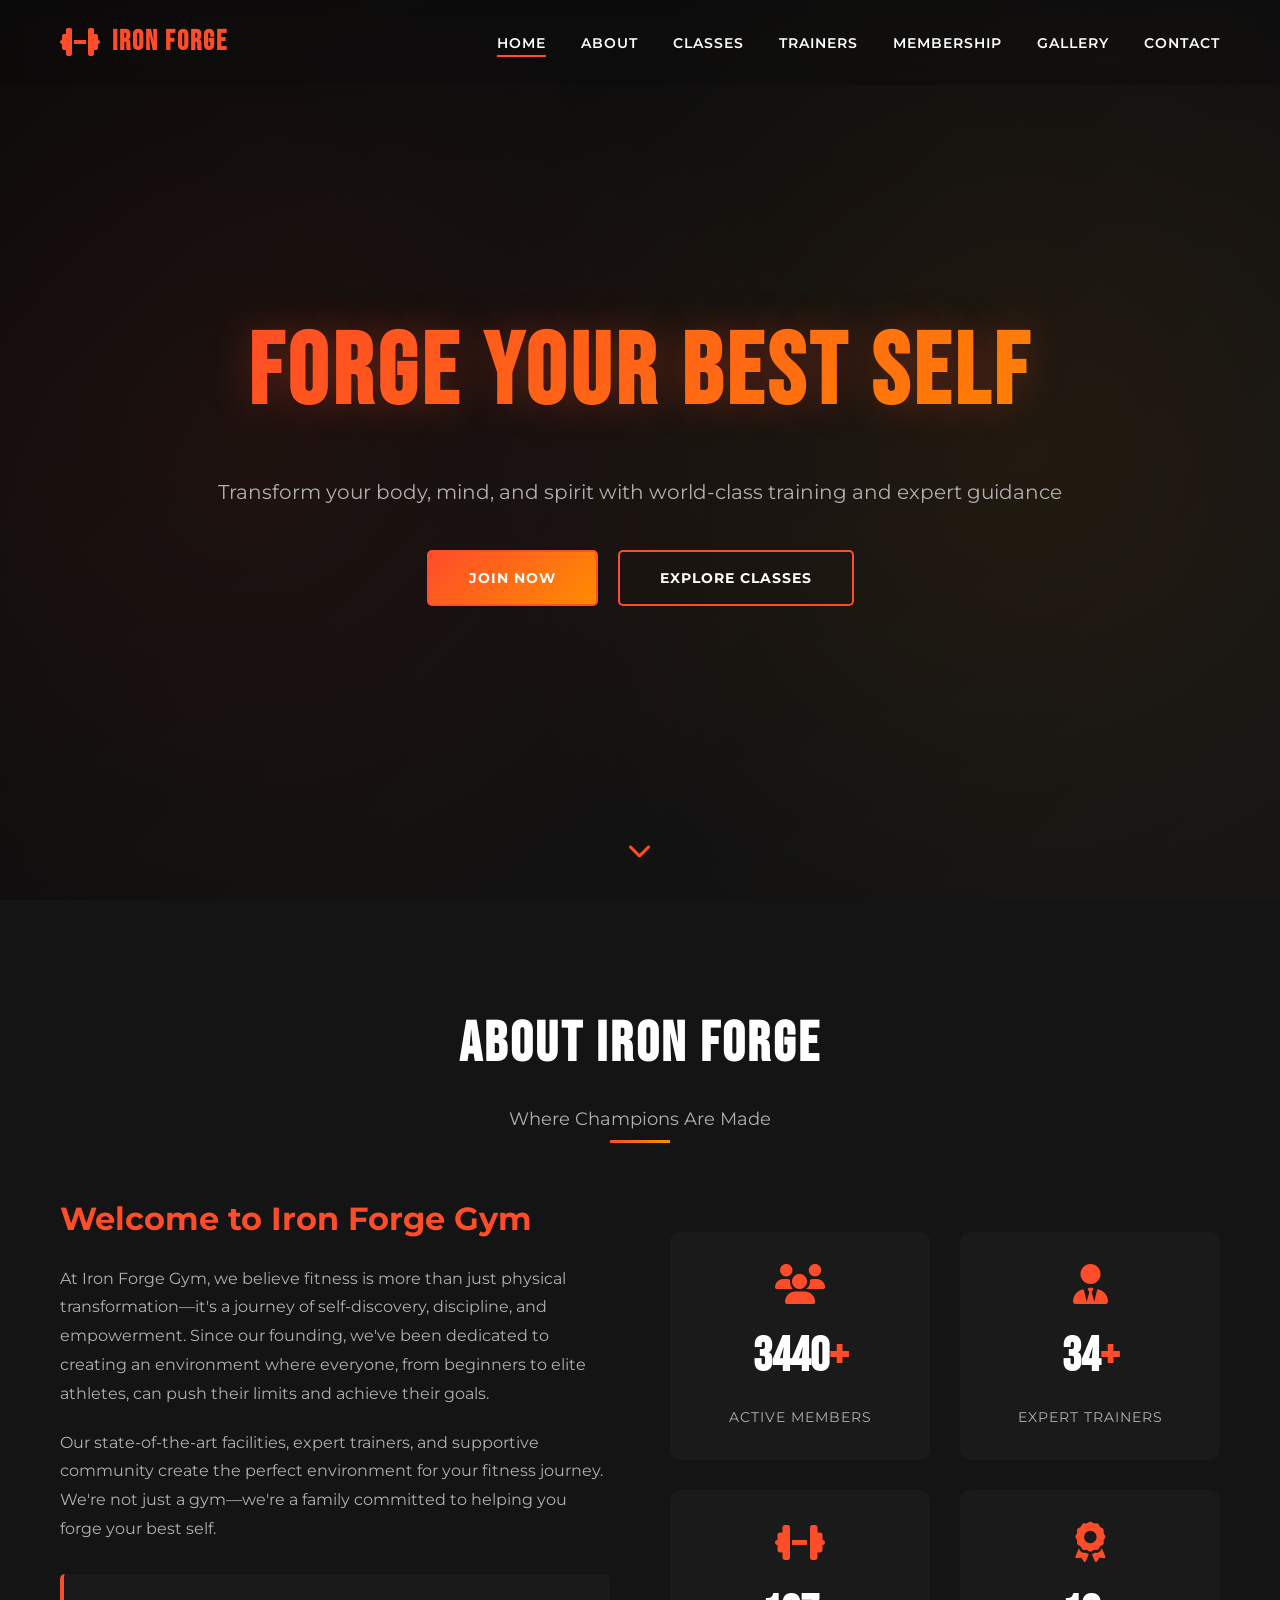
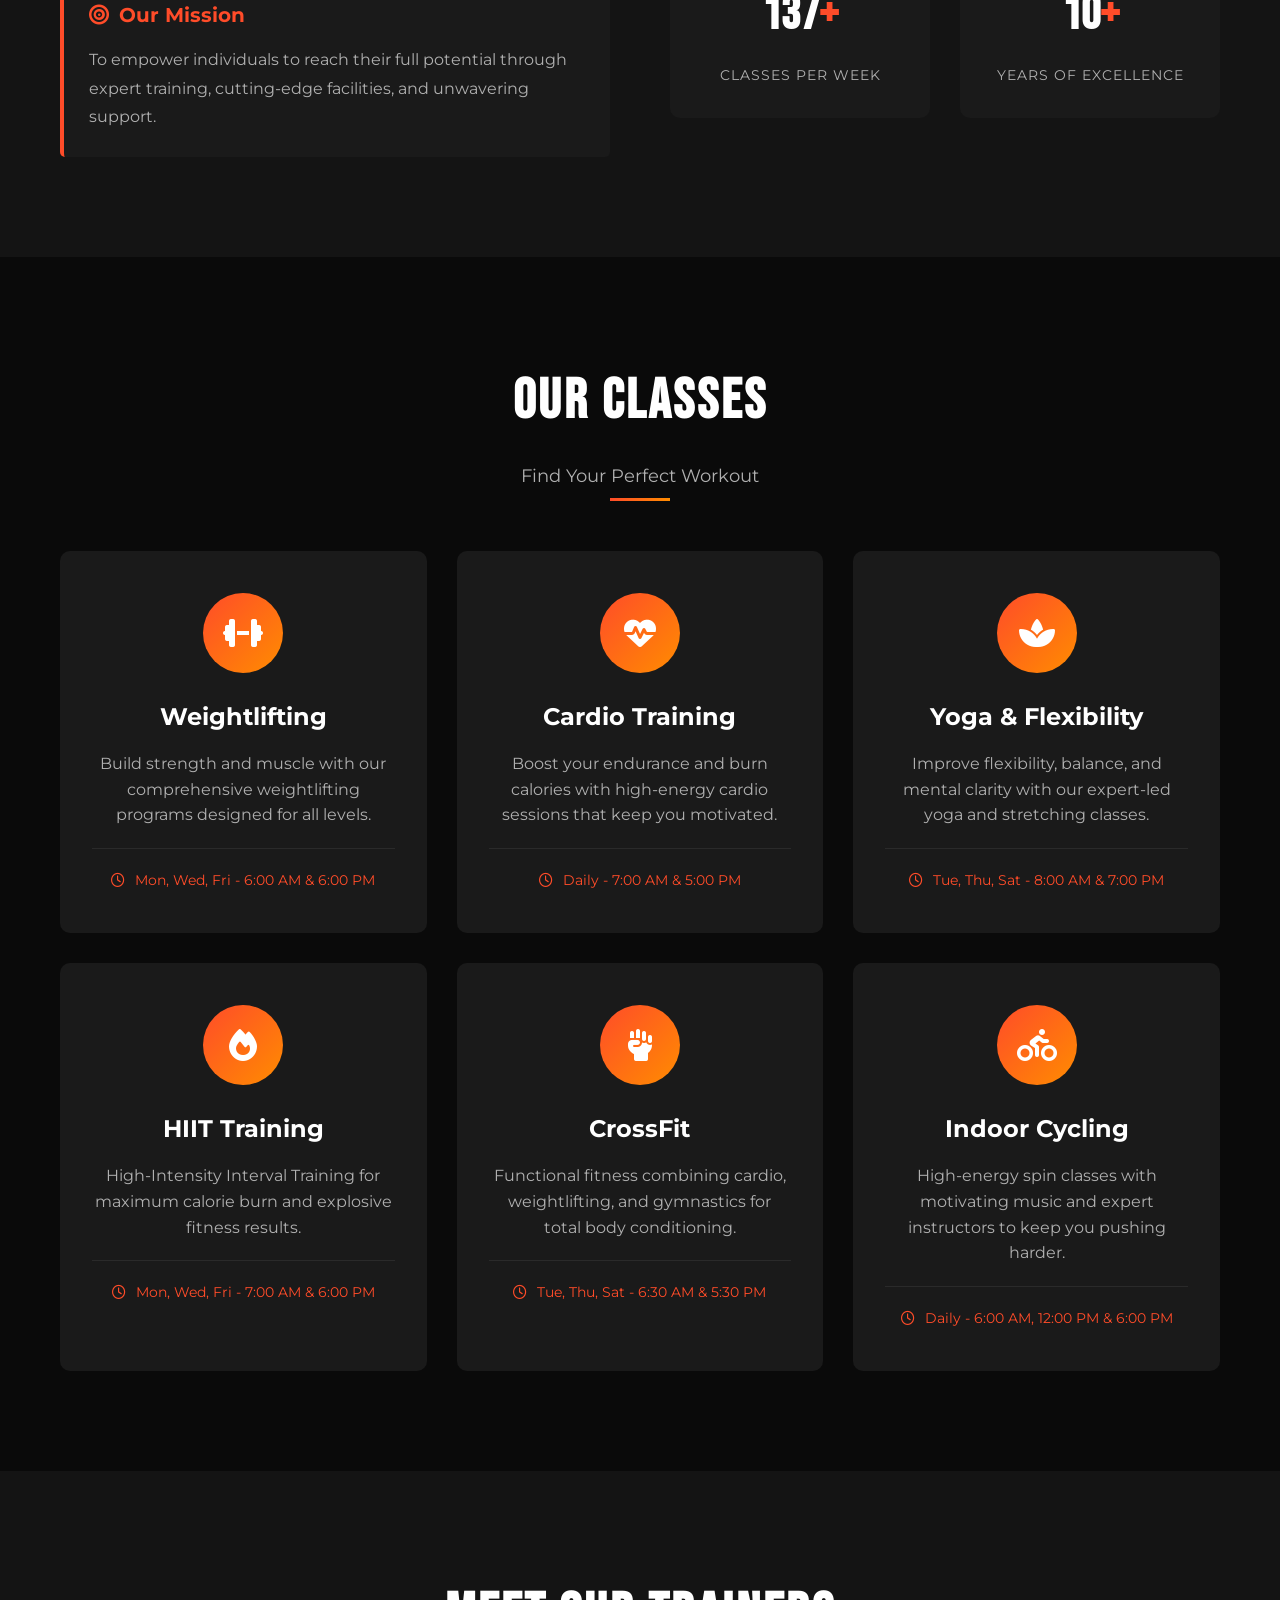
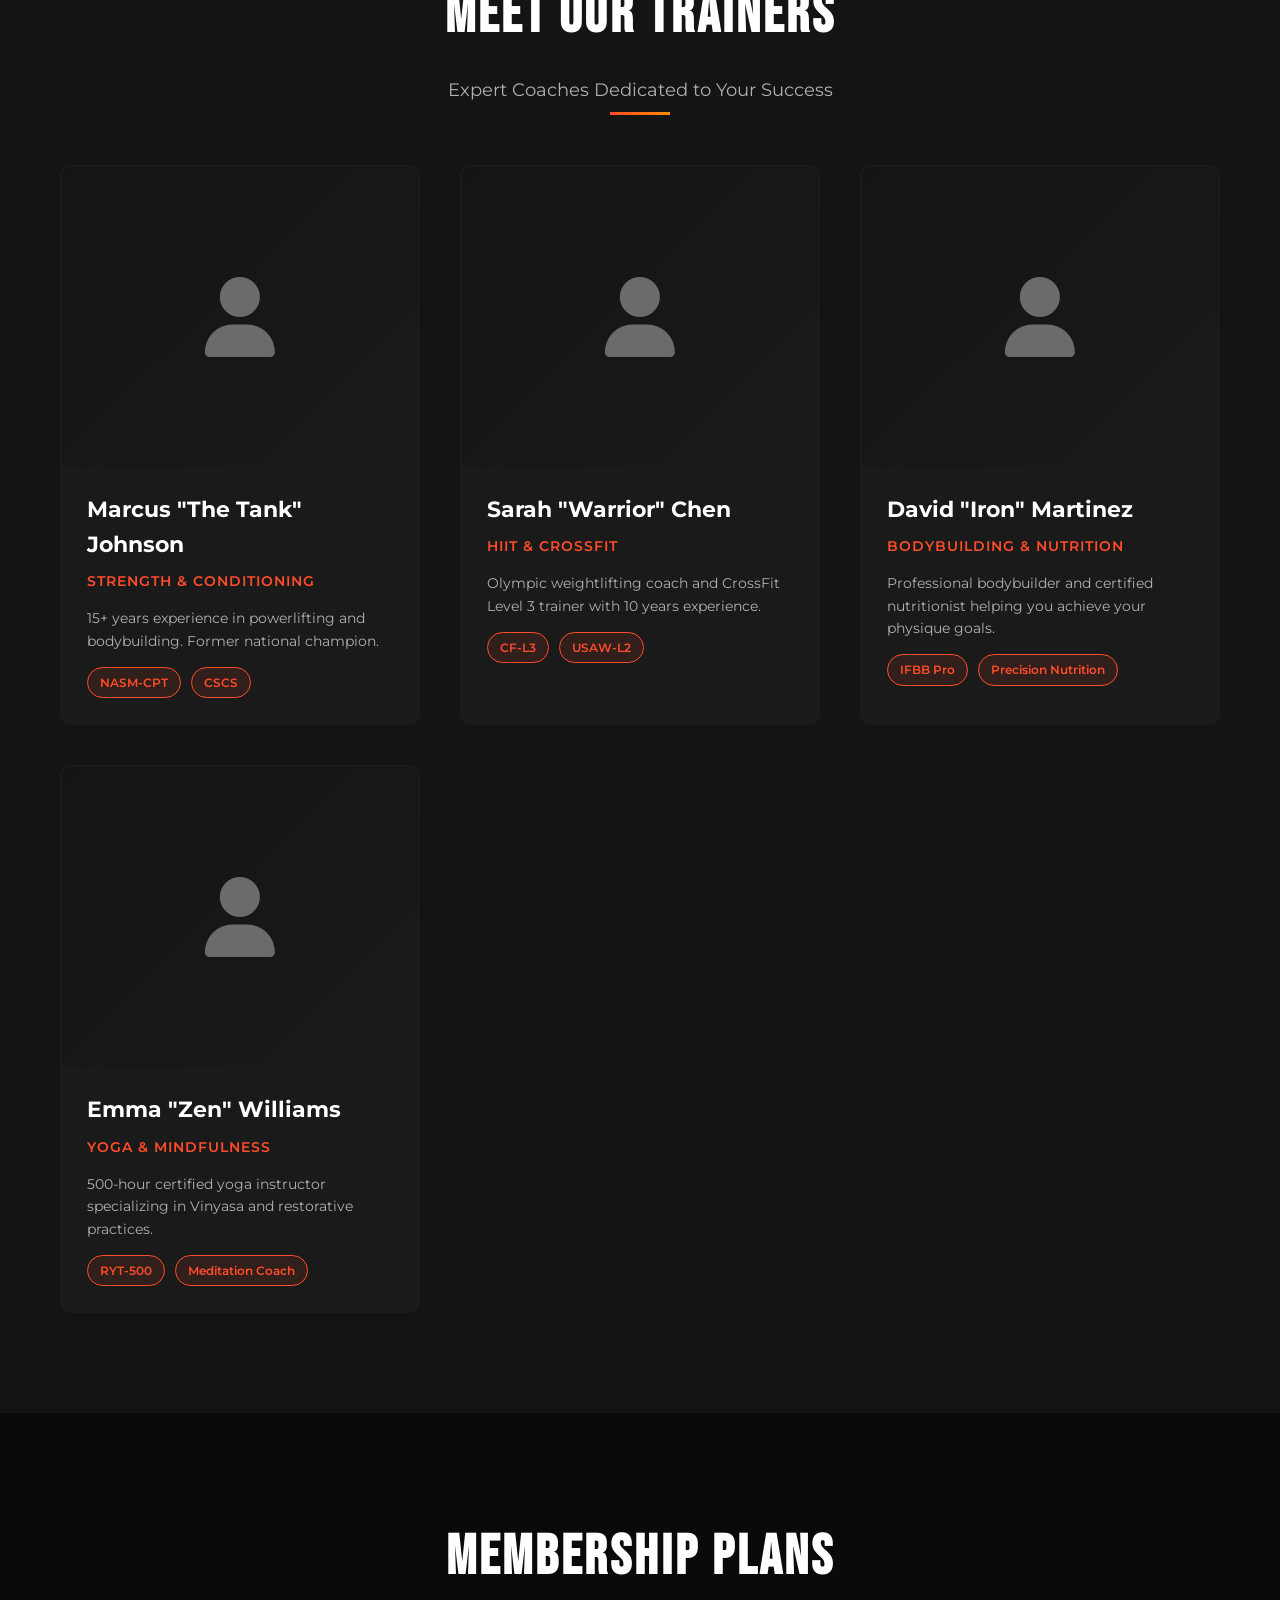
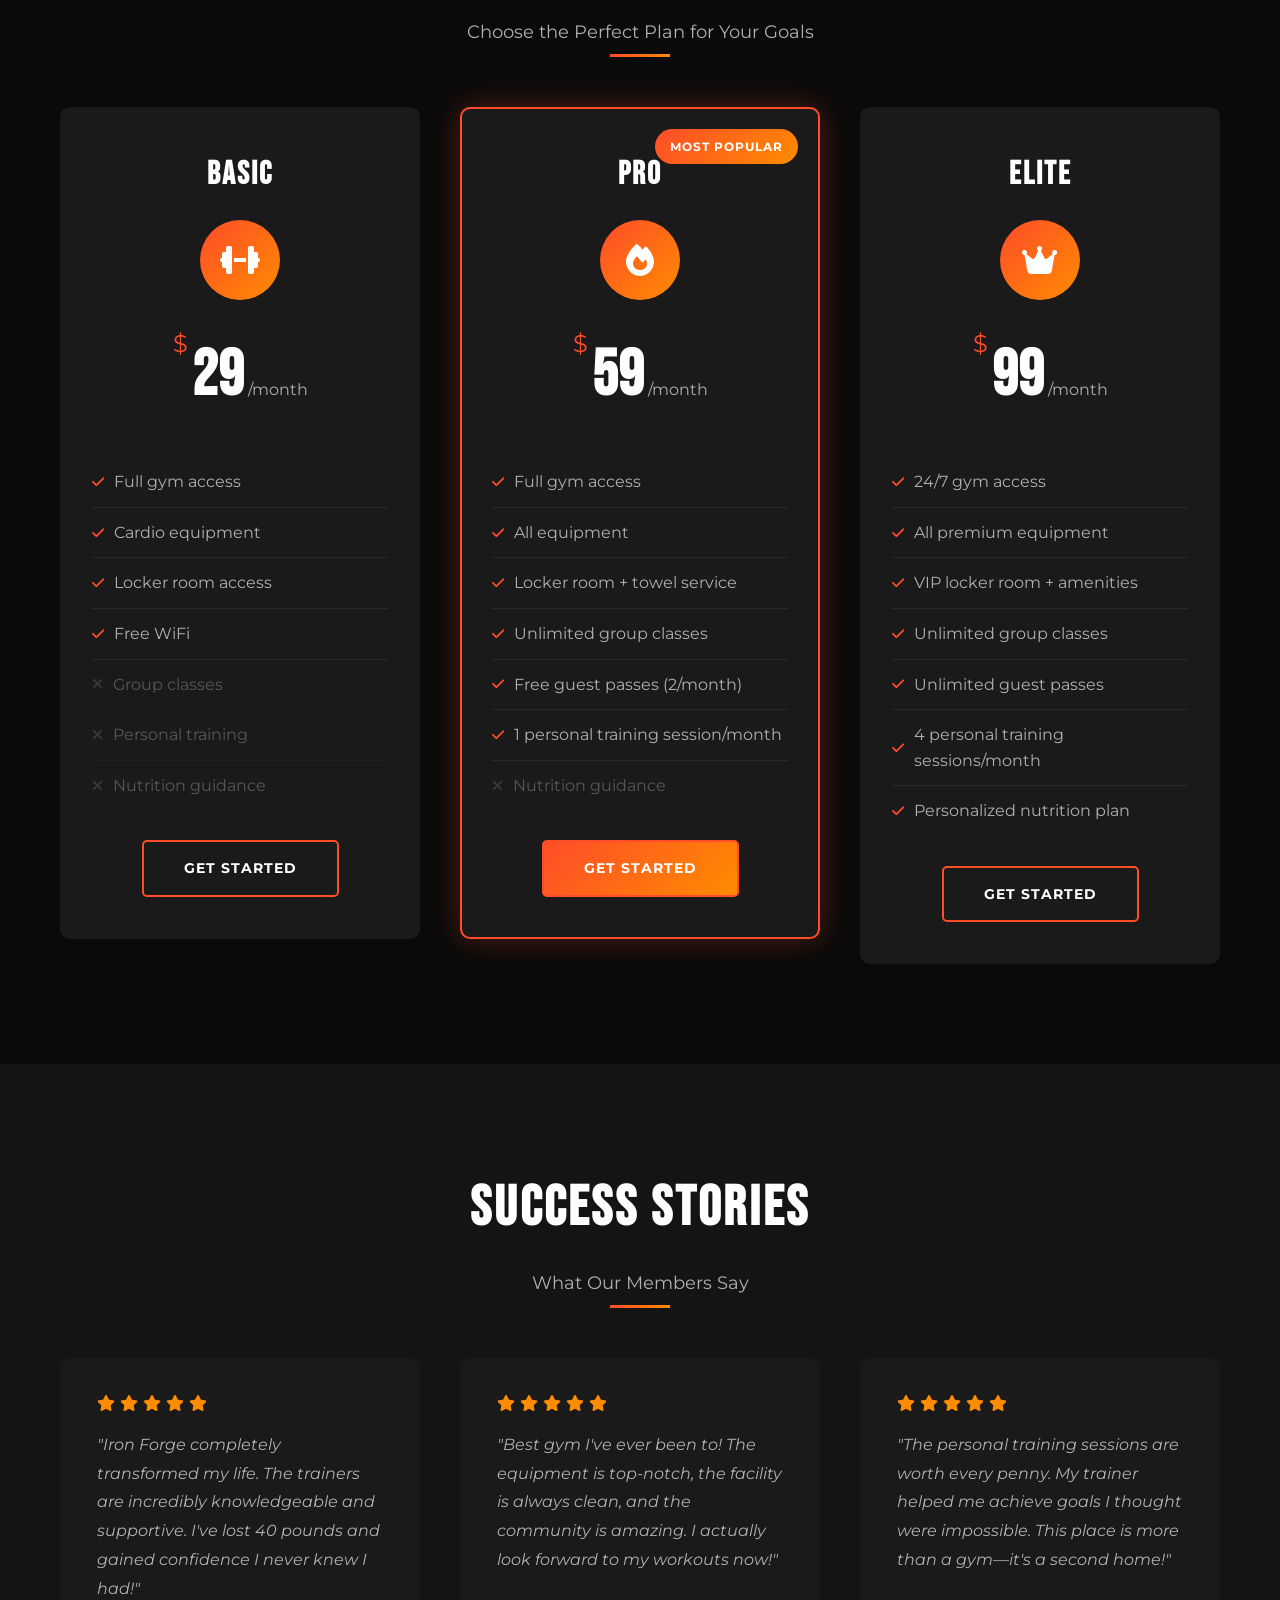
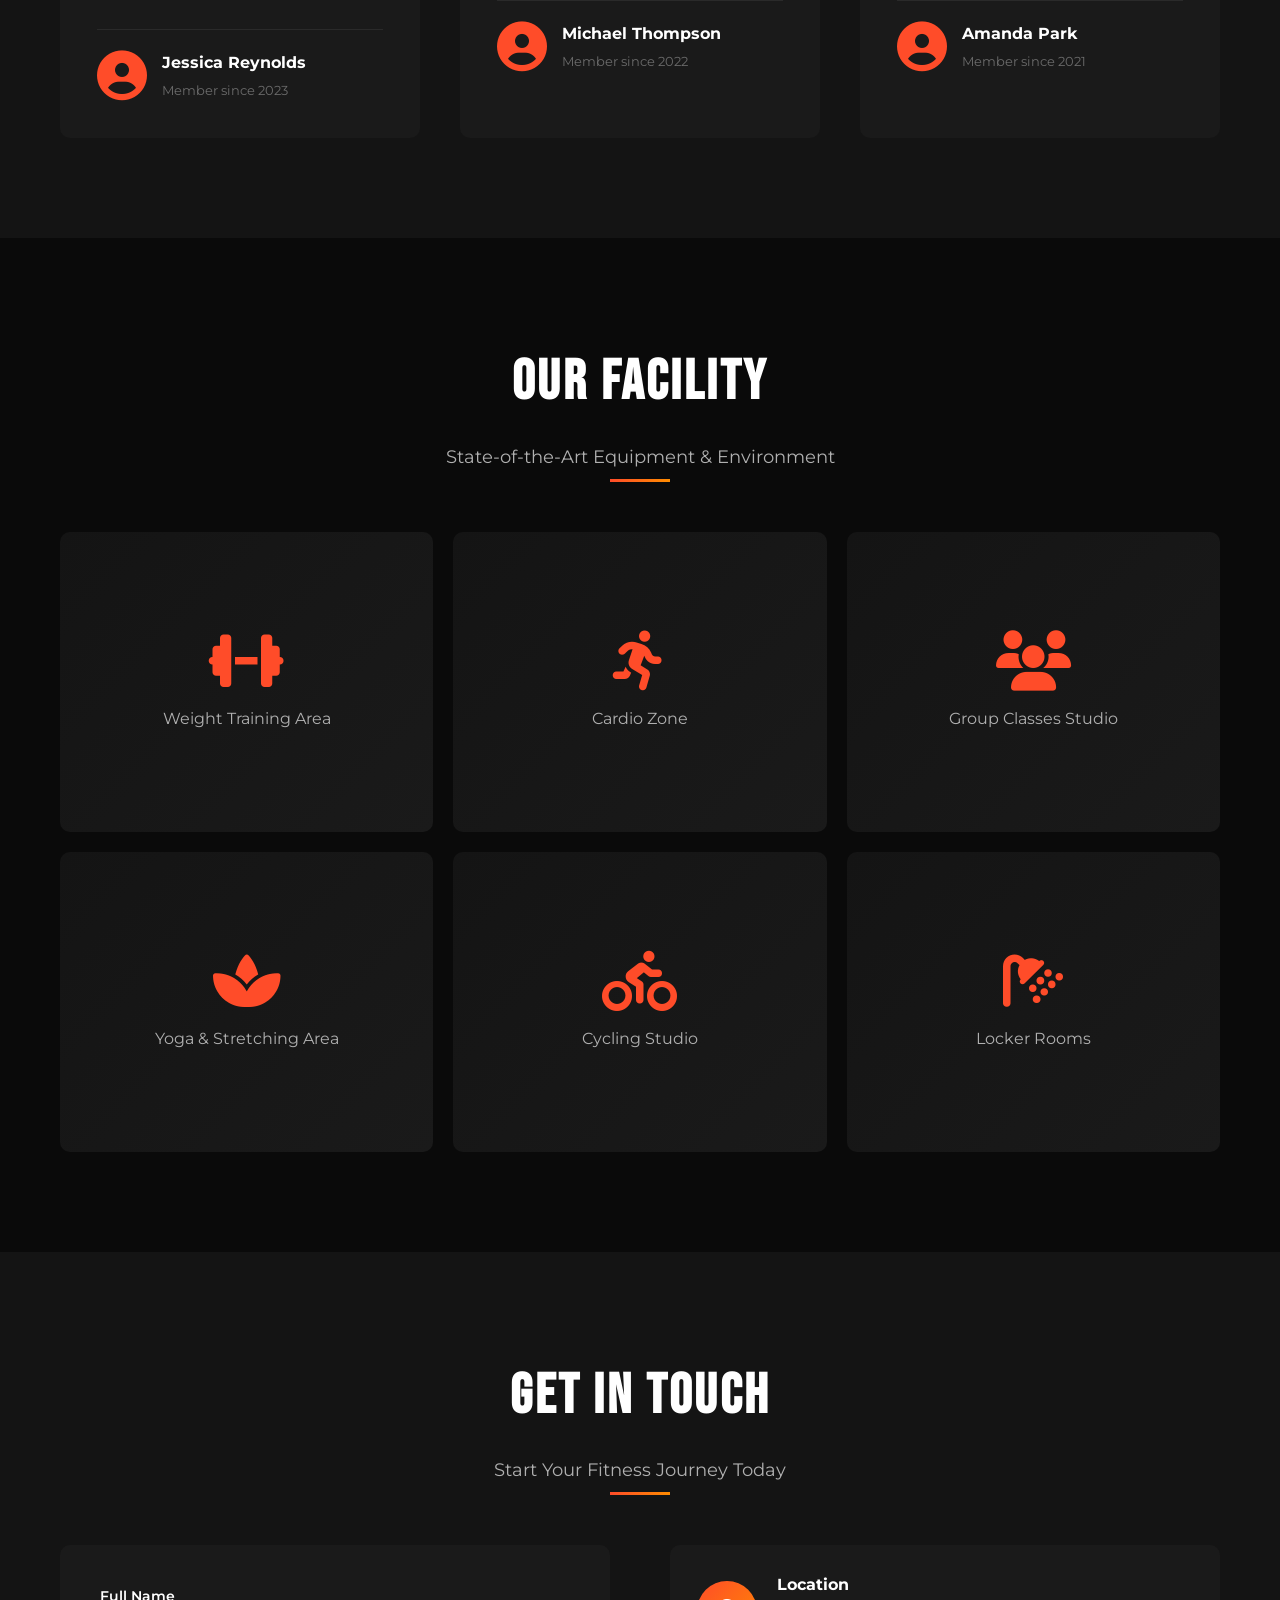
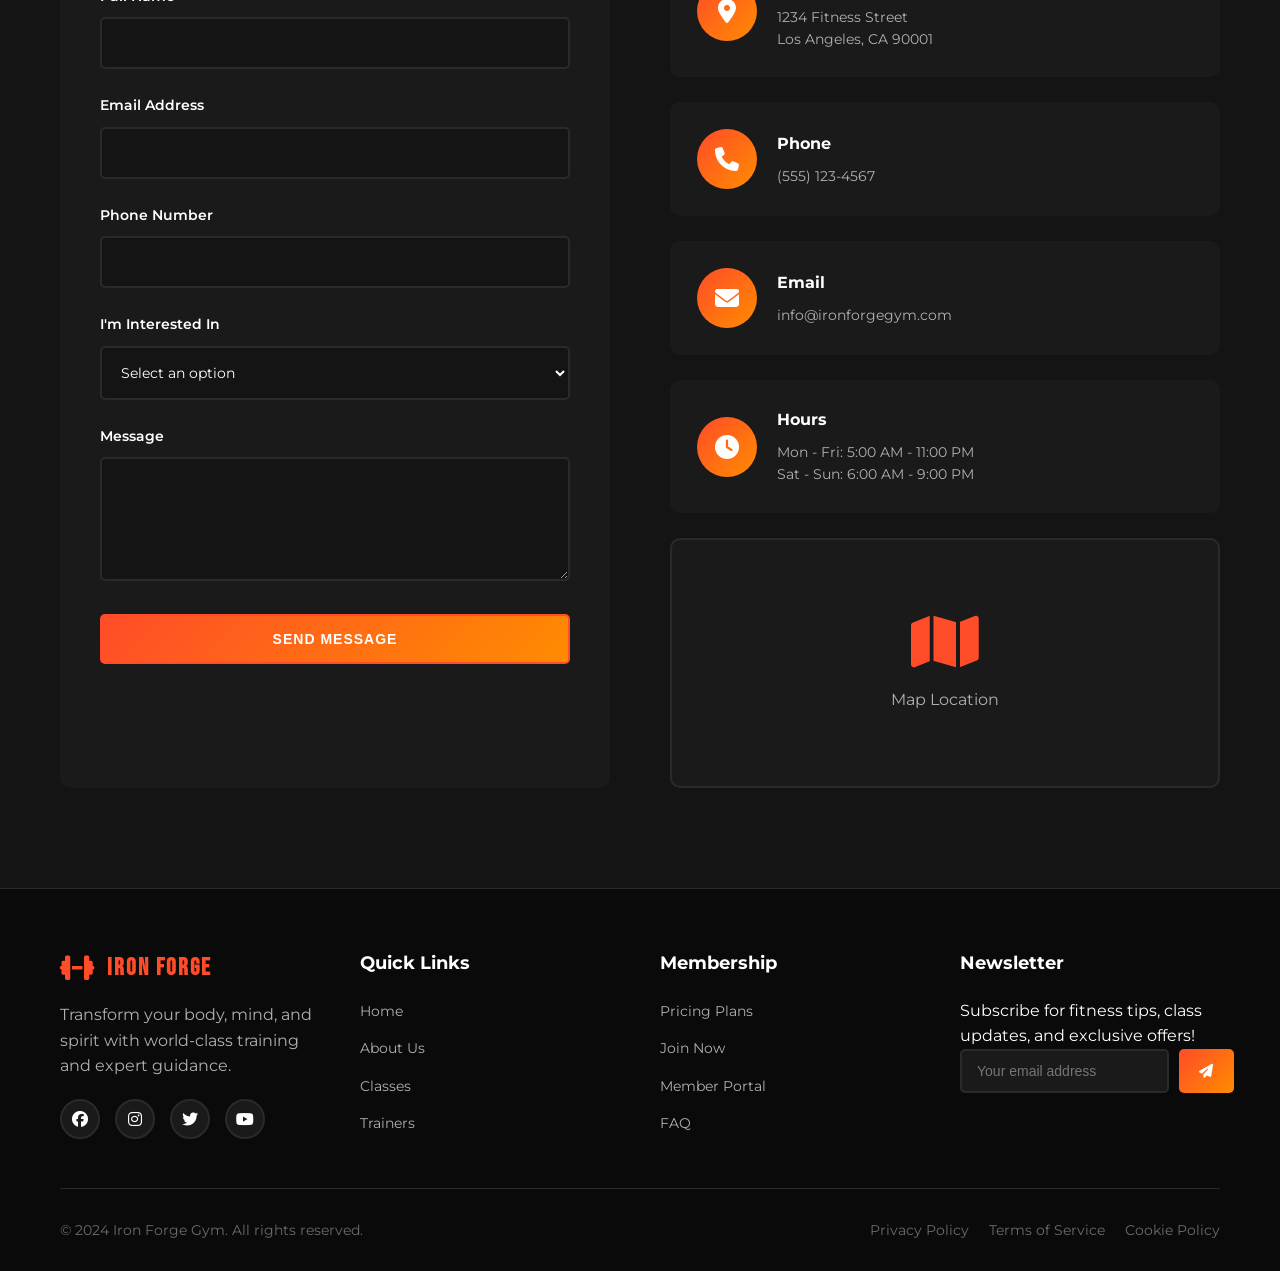
<file: index.html>
<!DOCTYPE html>
<html lang="en">
<head>
    <meta charset="UTF-8">
    <meta name="viewport" content="width=device-width, initial-scale=1.0">
    <title>IRON FORGE GYM - Forge Your Best Self</title>
    
    <!-- Google Fonts -->
    <link href="https://fonts.googleapis.com/css2?family=Montserrat:wght@300;400;500;600;700;800;900&family=Bebas+Neue&display=swap" rel="stylesheet">
    
    <!-- Font Awesome Icons -->
    <link rel="stylesheet" href="https://cdn.jsdelivr.net/npm/@fortawesome/fontawesome-free@6.4.0/css/all.min.css">
    
    <!-- Custom CSS -->
    <link rel="stylesheet" href="css/style.css">
</head>
<body>
    <!-- Navigation Bar -->
    <nav class="navbar" id="navbar">
        <div class="container">
            <div class="nav-wrapper">
                <div class="logo">
                    <i class="fas fa-dumbbell"></i>
                    <span>IRON FORGE</span>
                </div>
                <ul class="nav-menu" id="navMenu">
                    <li><a href="#home" class="nav-link active">Home</a></li>
                    <li><a href="#about" class="nav-link">About</a></li>
                    <li><a href="#classes" class="nav-link">Classes</a></li>
                    <li><a href="#trainers" class="nav-link">Trainers</a></li>
                    <li><a href="#membership" class="nav-link">Membership</a></li>
                    <li><a href="#gallery" class="nav-link">Gallery</a></li>
                    <li><a href="#contact" class="nav-link">Contact</a></li>
                </ul>
                <div class="hamburger" id="hamburger">
                    <span></span>
                    <span></span>
                    <span></span>
                </div>
            </div>
        </div>
    </nav>

    <!-- Hero Section -->
    <section class="hero" id="home">
        <div class="hero-overlay"></div>
        <div class="hero-content">
            <h1 class="hero-title" data-aos="fade-up">FORGE YOUR BEST SELF</h1>
            <p class="hero-subtitle" data-aos="fade-up" data-aos-delay="200">
                Transform your body, mind, and spirit with world-class training and expert guidance
            </p>
            <div class="hero-buttons" data-aos="fade-up" data-aos-delay="400">
                <a href="#membership" class="btn btn-primary">Join Now</a>
                <a href="#classes" class="btn btn-outline">Explore Classes</a>
            </div>
        </div>
        <div class="scroll-indicator">
            <i class="fas fa-chevron-down"></i>
        </div>
    </section>

    <!-- About Section -->
    <section class="about" id="about">
        <div class="container">
            <div class="section-header" data-aos="fade-up">
                <h2 class="section-title">About Iron Forge</h2>
                <p class="section-subtitle">Where Champions Are Made</p>
            </div>
            
            <div class="about-content">
                <div class="about-text" data-aos="fade-right">
                    <h3>Welcome to Iron Forge Gym</h3>
                    <p>
                        At Iron Forge Gym, we believe fitness is more than just physical transformation—it's a journey 
                        of self-discovery, discipline, and empowerment. Since our founding, we've been dedicated to 
                        creating an environment where everyone, from beginners to elite athletes, can push their limits 
                        and achieve their goals.
                    </p>
                    <p>
                        Our state-of-the-art facilities, expert trainers, and supportive community create the perfect 
                        environment for your fitness journey. We're not just a gym—we're a family committed to helping 
                        you forge your best self.
                    </p>
                    <div class="mission">
                        <h4><i class="fas fa-bullseye"></i> Our Mission</h4>
                        <p>To empower individuals to reach their full potential through expert training, cutting-edge facilities, and unwavering support.</p>
                    </div>
                </div>
                
                <div class="about-stats" data-aos="fade-left">
                    <div class="stat-card">
                        <i class="fas fa-users"></i>
                        <div class="stat-number" data-target="5000">0</div>
                        <div class="stat-label">Active Members</div>
                    </div>
                    <div class="stat-card">
                        <i class="fas fa-user-tie"></i>
                        <div class="stat-number" data-target="50">0</div>
                        <div class="stat-label">Expert Trainers</div>
                    </div>
                    <div class="stat-card">
                        <i class="fas fa-dumbbell"></i>
                        <div class="stat-number" data-target="200">0</div>
                        <div class="stat-label">Classes per Week</div>
                    </div>
                    <div class="stat-card">
                        <i class="fas fa-award"></i>
                        <div class="stat-number" data-target="15">0</div>
                        <div class="stat-label">Years of Excellence</div>
                    </div>
                </div>
            </div>
        </div>
    </section>

    <!-- Classes Section -->
    <section class="classes" id="classes">
        <div class="container">
            <div class="section-header" data-aos="fade-up">
                <h2 class="section-title">Our Classes</h2>
                <p class="section-subtitle">Find Your Perfect Workout</p>
            </div>
            
            <div class="classes-grid">
                <div class="class-card" data-aos="fade-up" data-aos-delay="0">
                    <div class="class-icon">
                        <i class="fas fa-dumbbell"></i>
                    </div>
                    <h3>Weightlifting</h3>
                    <p>Build strength and muscle with our comprehensive weightlifting programs designed for all levels.</p>
                    <div class="class-schedule">
                        <i class="far fa-clock"></i>
                        <span>Mon, Wed, Fri - 6:00 AM & 6:00 PM</span>
                    </div>
                </div>
                
                <div class="class-card" data-aos="fade-up" data-aos-delay="100">
                    <div class="class-icon">
                        <i class="fas fa-heartbeat"></i>
                    </div>
                    <h3>Cardio Training</h3>
                    <p>Boost your endurance and burn calories with high-energy cardio sessions that keep you motivated.</p>
                    <div class="class-schedule">
                        <i class="far fa-clock"></i>
                        <span>Daily - 7:00 AM & 5:00 PM</span>
                    </div>
                </div>
                
                <div class="class-card" data-aos="fade-up" data-aos-delay="200">
                    <div class="class-icon">
                        <i class="fas fa-spa"></i>
                    </div>
                    <h3>Yoga & Flexibility</h3>
                    <p>Improve flexibility, balance, and mental clarity with our expert-led yoga and stretching classes.</p>
                    <div class="class-schedule">
                        <i class="far fa-clock"></i>
                        <span>Tue, Thu, Sat - 8:00 AM & 7:00 PM</span>
                    </div>
                </div>
                
                <div class="class-card" data-aos="fade-up" data-aos-delay="300">
                    <div class="class-icon">
                        <i class="fas fa-fire"></i>
                    </div>
                    <h3>HIIT Training</h3>
                    <p>High-Intensity Interval Training for maximum calorie burn and explosive fitness results.</p>
                    <div class="class-schedule">
                        <i class="far fa-clock"></i>
                        <span>Mon, Wed, Fri - 7:00 AM & 6:00 PM</span>
                    </div>
                </div>
                
                <div class="class-card" data-aos="fade-up" data-aos-delay="400">
                    <div class="class-icon">
                        <i class="fas fa-fist-raised"></i>
                    </div>
                    <h3>CrossFit</h3>
                    <p>Functional fitness combining cardio, weightlifting, and gymnastics for total body conditioning.</p>
                    <div class="class-schedule">
                        <i class="far fa-clock"></i>
                        <span>Tue, Thu, Sat - 6:30 AM & 5:30 PM</span>
                    </div>
                </div>
                
                <div class="class-card" data-aos="fade-up" data-aos-delay="500">
                    <div class="class-icon">
                        <i class="fas fa-biking"></i>
                    </div>
                    <h3>Indoor Cycling</h3>
                    <p>High-energy spin classes with motivating music and expert instructors to keep you pushing harder.</p>
                    <div class="class-schedule">
                        <i class="far fa-clock"></i>
                        <span>Daily - 6:00 AM, 12:00 PM & 6:00 PM</span>
                    </div>
                </div>
            </div>
        </div>
    </section>

    <!-- Trainers Section -->
    <section class="trainers" id="trainers">
        <div class="container">
            <div class="section-header" data-aos="fade-up">
                <h2 class="section-title">Meet Our Trainers</h2>
                <p class="section-subtitle">Expert Coaches Dedicated to Your Success</p>
            </div>
            
            <div class="trainers-grid">
                <div class="trainer-card" data-aos="zoom-in" data-aos-delay="0">
                    <div class="trainer-image">
                        <div class="trainer-placeholder">
                            <i class="fas fa-user"></i>
                        </div>
                        <div class="trainer-social">
                            <a href="#"><i class="fab fa-instagram"></i></a>
                            <a href="#"><i class="fab fa-facebook"></i></a>
                            <a href="#"><i class="fab fa-twitter"></i></a>
                        </div>
                    </div>
                    <div class="trainer-info">
                        <h3>Marcus "The Tank" Johnson</h3>
                        <p class="trainer-specialty">Strength & Conditioning</p>
                        <p class="trainer-bio">15+ years experience in powerlifting and bodybuilding. Former national champion.</p>
                        <div class="trainer-certifications">
                            <span class="cert-badge">NASM-CPT</span>
                            <span class="cert-badge">CSCS</span>
                        </div>
                    </div>
                </div>
                
                <div class="trainer-card" data-aos="zoom-in" data-aos-delay="100">
                    <div class="trainer-image">
                        <div class="trainer-placeholder">
                            <i class="fas fa-user"></i>
                        </div>
                        <div class="trainer-social">
                            <a href="#"><i class="fab fa-instagram"></i></a>
                            <a href="#"><i class="fab fa-facebook"></i></a>
                            <a href="#"><i class="fab fa-twitter"></i></a>
                        </div>
                    </div>
                    <div class="trainer-info">
                        <h3>Sarah "Warrior" Chen</h3>
                        <p class="trainer-specialty">HIIT & CrossFit</p>
                        <p class="trainer-bio">Olympic weightlifting coach and CrossFit Level 3 trainer with 10 years experience.</p>
                        <div class="trainer-certifications">
                            <span class="cert-badge">CF-L3</span>
                            <span class="cert-badge">USAW-L2</span>
                        </div>
                    </div>
                </div>
                
                <div class="trainer-card" data-aos="zoom-in" data-aos-delay="200">
                    <div class="trainer-image">
                        <div class="trainer-placeholder">
                            <i class="fas fa-user"></i>
                        </div>
                        <div class="trainer-social">
                            <a href="#"><i class="fab fa-instagram"></i></a>
                            <a href="#"><i class="fab fa-facebook"></i></a>
                            <a href="#"><i class="fab fa-twitter"></i></a>
                        </div>
                    </div>
                    <div class="trainer-info">
                        <h3>David "Iron" Martinez</h3>
                        <p class="trainer-specialty">Bodybuilding & Nutrition</p>
                        <p class="trainer-bio">Professional bodybuilder and certified nutritionist helping you achieve your physique goals.</p>
                        <div class="trainer-certifications">
                            <span class="cert-badge">IFBB Pro</span>
                            <span class="cert-badge">Precision Nutrition</span>
                        </div>
                    </div>
                </div>
                
                <div class="trainer-card" data-aos="zoom-in" data-aos-delay="300">
                    <div class="trainer-image">
                        <div class="trainer-placeholder">
                            <i class="fas fa-user"></i>
                        </div>
                        <div class="trainer-social">
                            <a href="#"><i class="fab fa-instagram"></i></a>
                            <a href="#"><i class="fab fa-facebook"></i></a>
                            <a href="#"><i class="fab fa-twitter"></i></a>
                        </div>
                    </div>
                    <div class="trainer-info">
                        <h3>Emma "Zen" Williams</h3>
                        <p class="trainer-specialty">Yoga & Mindfulness</p>
                        <p class="trainer-bio">500-hour certified yoga instructor specializing in Vinyasa and restorative practices.</p>
                        <div class="trainer-certifications">
                            <span class="cert-badge">RYT-500</span>
                            <span class="cert-badge">Meditation Coach</span>
                        </div>
                    </div>
                </div>
            </div>
        </div>
    </section>

    <!-- Membership Plans -->
    <section class="membership" id="membership">
        <div class="container">
            <div class="section-header" data-aos="fade-up">
                <h2 class="section-title">Membership Plans</h2>
                <p class="section-subtitle">Choose the Perfect Plan for Your Goals</p>
            </div>
            
            <div class="pricing-grid">
                <div class="pricing-card" data-aos="fade-up" data-aos-delay="0">
                    <div class="pricing-header">
                        <h3>Basic</h3>
                        <div class="pricing-icon">
                            <i class="fas fa-dumbbell"></i>
                        </div>
                    </div>
                    <div class="pricing-price">
                        <span class="currency">$</span>
                        <span class="amount">29</span>
                        <span class="period">/month</span>
                    </div>
                    <ul class="pricing-features">
                        <li><i class="fas fa-check"></i>Full gym access</li>
                        <li><i class="fas fa-check"></i>Cardio equipment</li>
                        <li><i class="fas fa-check"></i>Locker room access</li>
                        <li><i class="fas fa-check"></i>Free WiFi</li>
                        <li class="disabled"><i class="fas fa-times"></i>Group classes</li>
                        <li class="disabled"><i class="fas fa-times"></i>Personal training</li>
                        <li class="disabled"><i class="fas fa-times"></i>Nutrition guidance</li>
                    </ul>
                    <a href="#contact" class="btn btn-outline">Get Started</a>
                </div>
                
                <div class="pricing-card featured" data-aos="fade-up" data-aos-delay="100">
                    <div class="popular-badge">Most Popular</div>
                    <div class="pricing-header">
                        <h3>Pro</h3>
                        <div class="pricing-icon">
                            <i class="fas fa-fire"></i>
                        </div>
                    </div>
                    <div class="pricing-price">
                        <span class="currency">$</span>
                        <span class="amount">59</span>
                        <span class="period">/month</span>
                    </div>
                    <ul class="pricing-features">
                        <li><i class="fas fa-check"></i>Full gym access</li>
                        <li><i class="fas fa-check"></i>All equipment</li>
                        <li><i class="fas fa-check"></i>Locker room + towel service</li>
                        <li><i class="fas fa-check"></i>Unlimited group classes</li>
                        <li><i class="fas fa-check"></i>Free guest passes (2/month)</li>
                        <li><i class="fas fa-check"></i>1 personal training session/month</li>
                        <li class="disabled"><i class="fas fa-times"></i>Nutrition guidance</li>
                    </ul>
                    <a href="#contact" class="btn btn-primary">Get Started</a>
                </div>
                
                <div class="pricing-card" data-aos="fade-up" data-aos-delay="200">
                    <div class="pricing-header">
                        <h3>Elite</h3>
                        <div class="pricing-icon">
                            <i class="fas fa-crown"></i>
                        </div>
                    </div>
                    <div class="pricing-price">
                        <span class="currency">$</span>
                        <span class="amount">99</span>
                        <span class="period">/month</span>
                    </div>
                    <ul class="pricing-features">
                        <li><i class="fas fa-check"></i>24/7 gym access</li>
                        <li><i class="fas fa-check"></i>All premium equipment</li>
                        <li><i class="fas fa-check"></i>VIP locker room + amenities</li>
                        <li><i class="fas fa-check"></i>Unlimited group classes</li>
                        <li><i class="fas fa-check"></i>Unlimited guest passes</li>
                        <li><i class="fas fa-check"></i>4 personal training sessions/month</li>
                        <li><i class="fas fa-check"></i>Personalized nutrition plan</li>
                    </ul>
                    <a href="#contact" class="btn btn-outline">Get Started</a>
                </div>
            </div>
        </div>
    </section>

    <!-- Testimonials Section -->
    <section class="testimonials">
        <div class="container">
            <div class="section-header" data-aos="fade-up">
                <h2 class="section-title">Success Stories</h2>
                <p class="section-subtitle">What Our Members Say</p>
            </div>
            
            <div class="testimonials-grid">
                <div class="testimonial-card" data-aos="fade-up" data-aos-delay="0">
                    <div class="testimonial-rating">
                        <i class="fas fa-star"></i>
                        <i class="fas fa-star"></i>
                        <i class="fas fa-star"></i>
                        <i class="fas fa-star"></i>
                        <i class="fas fa-star"></i>
                    </div>
                    <p class="testimonial-text">
                        "Iron Forge completely transformed my life. The trainers are incredibly knowledgeable and 
                        supportive. I've lost 40 pounds and gained confidence I never knew I had!"
                    </p>
                    <div class="testimonial-author">
                        <div class="author-image">
                            <i class="fas fa-user-circle"></i>
                        </div>
                        <div class="author-info">
                            <h4>Jessica Reynolds</h4>
                            <p>Member since 2023</p>
                        </div>
                    </div>
                </div>
                
                <div class="testimonial-card" data-aos="fade-up" data-aos-delay="100">
                    <div class="testimonial-rating">
                        <i class="fas fa-star"></i>
                        <i class="fas fa-star"></i>
                        <i class="fas fa-star"></i>
                        <i class="fas fa-star"></i>
                        <i class="fas fa-star"></i>
                    </div>
                    <p class="testimonial-text">
                        "Best gym I've ever been to! The equipment is top-notch, the facility is always clean, and the 
                        community is amazing. I actually look forward to my workouts now!"
                    </p>
                    <div class="testimonial-author">
                        <div class="author-image">
                            <i class="fas fa-user-circle"></i>
                        </div>
                        <div class="author-info">
                            <h4>Michael Thompson</h4>
                            <p>Member since 2022</p>
                        </div>
                    </div>
                </div>
                
                <div class="testimonial-card" data-aos="fade-up" data-aos-delay="200">
                    <div class="testimonial-rating">
                        <i class="fas fa-star"></i>
                        <i class="fas fa-star"></i>
                        <i class="fas fa-star"></i>
                        <i class="fas fa-star"></i>
                        <i class="fas fa-star"></i>
                    </div>
                    <p class="testimonial-text">
                        "The personal training sessions are worth every penny. My trainer helped me achieve goals I 
                        thought were impossible. This place is more than a gym—it's a second home!"
                    </p>
                    <div class="testimonial-author">
                        <div class="author-image">
                            <i class="fas fa-user-circle"></i>
                        </div>
                        <div class="author-info">
                            <h4>Amanda Park</h4>
                            <p>Member since 2021</p>
                        </div>
                    </div>
                </div>
            </div>
        </div>
    </section>

    <!-- Gallery Section -->
    <section class="gallery" id="gallery">
        <div class="container">
            <div class="section-header" data-aos="fade-up">
                <h2 class="section-title">Our Facility</h2>
                <p class="section-subtitle">State-of-the-Art Equipment & Environment</p>
            </div>
            
            <div class="gallery-grid">
                <div class="gallery-item" data-aos="zoom-in" data-aos-delay="0">
                    <div class="gallery-placeholder">
                        <i class="fas fa-dumbbell"></i>
                        <p>Weight Training Area</p>
                    </div>
                </div>
                <div class="gallery-item" data-aos="zoom-in" data-aos-delay="100">
                    <div class="gallery-placeholder">
                        <i class="fas fa-running"></i>
                        <p>Cardio Zone</p>
                    </div>
                </div>
                <div class="gallery-item" data-aos="zoom-in" data-aos-delay="200">
                    <div class="gallery-placeholder">
                        <i class="fas fa-users"></i>
                        <p>Group Classes Studio</p>
                    </div>
                </div>
                <div class="gallery-item" data-aos="zoom-in" data-aos-delay="300">
                    <div class="gallery-placeholder">
                        <i class="fas fa-spa"></i>
                        <p>Yoga & Stretching Area</p>
                    </div>
                </div>
                <div class="gallery-item" data-aos="zoom-in" data-aos-delay="400">
                    <div class="gallery-placeholder">
                        <i class="fas fa-biking"></i>
                        <p>Cycling Studio</p>
                    </div>
                </div>
                <div class="gallery-item" data-aos="zoom-in" data-aos-delay="500">
                    <div class="gallery-placeholder">
                        <i class="fas fa-shower"></i>
                        <p>Locker Rooms</p>
                    </div>
                </div>
            </div>
        </div>
    </section>

    <!-- Contact Section -->
    <section class="contact" id="contact">
        <div class="container">
            <div class="section-header" data-aos="fade-up">
                <h2 class="section-title">Get In Touch</h2>
                <p class="section-subtitle">Start Your Fitness Journey Today</p>
            </div>
            
            <div class="contact-wrapper">
                <div class="contact-form" data-aos="fade-right">
                    <form id="contactForm">
                        <div class="form-group">
                            <label for="name">Full Name</label>
                            <input type="text" id="name" name="name" required>
                        </div>
                        <div class="form-group">
                            <label for="email">Email Address</label>
                            <input type="email" id="email" name="email" required>
                        </div>
                        <div class="form-group">
                            <label for="phone">Phone Number</label>
                            <input type="tel" id="phone" name="phone" required>
                        </div>
                        <div class="form-group">
                            <label for="interest">I'm Interested In</label>
                            <select id="interest" name="interest" required>
                                <option value="">Select an option</option>
                                <option value="membership">Membership Information</option>
                                <option value="personal-training">Personal Training</option>
                                <option value="classes">Group Classes</option>
                                <option value="tour">Facility Tour</option>
                                <option value="other">Other</option>
                            </select>
                        </div>
                        <div class="form-group">
                            <label for="message">Message</label>
                            <textarea id="message" name="message" rows="5" required></textarea>
                        </div>
                        <button type="submit" class="btn btn-primary btn-full">Send Message</button>
                    </form>
                    <div id="formMessage" class="form-message"></div>
                </div>
                
                <div class="contact-info" data-aos="fade-left">
                    <div class="info-card">
                        <div class="info-icon">
                            <i class="fas fa-map-marker-alt"></i>
                        </div>
                        <div class="info-content">
                            <h4>Location</h4>
                            <p>1234 Fitness Street<br>Los Angeles, CA 90001</p>
                        </div>
                    </div>
                    
                    <div class="info-card">
                        <div class="info-icon">
                            <i class="fas fa-phone"></i>
                        </div>
                        <div class="info-content">
                            <h4>Phone</h4>
                            <p>(555) 123-4567</p>
                        </div>
                    </div>
                    
                    <div class="info-card">
                        <div class="info-icon">
                            <i class="fas fa-envelope"></i>
                        </div>
                        <div class="info-content">
                            <h4>Email</h4>
                            <p>info@ironforgegym.com</p>
                        </div>
                    </div>
                    
                    <div class="info-card">
                        <div class="info-icon">
                            <i class="fas fa-clock"></i>
                        </div>
                        <div class="info-content">
                            <h4>Hours</h4>
                            <p>Mon - Fri: 5:00 AM - 11:00 PM<br>
                               Sat - Sun: 6:00 AM - 9:00 PM</p>
                        </div>
                    </div>
                    
                    <div class="map-placeholder">
                        <i class="fas fa-map"></i>
                        <p>Map Location</p>
                    </div>
                </div>
            </div>
        </div>
    </section>

    <!-- Footer -->
    <footer class="footer">
        <div class="container">
            <div class="footer-content">
                <div class="footer-section">
                    <div class="footer-logo">
                        <i class="fas fa-dumbbell"></i>
                        <span>IRON FORGE</span>
                    </div>
                    <p class="footer-description">
                        Transform your body, mind, and spirit with world-class training and expert guidance.
                    </p>
                    <div class="social-links">
                        <a href="#" aria-label="Facebook"><i class="fab fa-facebook"></i></a>
                        <a href="#" aria-label="Instagram"><i class="fab fa-instagram"></i></a>
                        <a href="#" aria-label="Twitter"><i class="fab fa-twitter"></i></a>
                        <a href="#" aria-label="YouTube"><i class="fab fa-youtube"></i></a>
                    </div>
                </div>
                
                <div class="footer-section">
                    <h4>Quick Links</h4>
                    <ul class="footer-links">
                        <li><a href="#home">Home</a></li>
                        <li><a href="#about">About Us</a></li>
                        <li><a href="#classes">Classes</a></li>
                        <li><a href="#trainers">Trainers</a></li>
                    </ul>
                </div>
                
                <div class="footer-section">
                    <h4>Membership</h4>
                    <ul class="footer-links">
                        <li><a href="#membership">Pricing Plans</a></li>
                        <li><a href="#contact">Join Now</a></li>
                        <li><a href="#">Member Portal</a></li>
                        <li><a href="#">FAQ</a></li>
                    </ul>
                </div>
                
                <div class="footer-section">
                    <h4>Newsletter</h4>
                    <p>Subscribe for fitness tips, class updates, and exclusive offers!</p>
                    <form class="newsletter-form" id="newsletterForm">
                        <input type="email" placeholder="Your email address" required>
                        <button type="submit" class="btn btn-primary">
                            <i class="fas fa-paper-plane"></i>
                        </button>
                    </form>
                </div>
            </div>
            
            <div class="footer-bottom">
                <p>&copy; 2024 Iron Forge Gym. All rights reserved.</p>
                <div class="footer-bottom-links">
                    <a href="#">Privacy Policy</a>
                    <a href="#">Terms of Service</a>
                    <a href="#">Cookie Policy</a>
                </div>
            </div>
        </div>
    </footer>

    <!-- Scroll to Top Button -->
    <button class="scroll-to-top" id="scrollToTop" aria-label="Scroll to top">
        <i class="fas fa-chevron-up"></i>
    </button>

    <!-- Custom JavaScript -->
    <script src="js/main.js"></script>
</body>
</html>
</file>
<file: css/style.css>
/* ===================================
   IRON FORGE GYM - CSS STYLES
   Dark Theme with Red/Orange Accents
   =================================== */

/* ========== ROOT VARIABLES ========== */
:root {
    --primary-color: #ff4c29;
    --primary-dark: #d63a20;
    --primary-light: #ff6b4f;
    --accent-color: #ff8c00;
    --bg-dark: #0a0a0a;
    --bg-secondary: #141414;
    --bg-card: #1a1a1a;
    --text-primary: #ffffff;
    --text-secondary: #b0b0b0;
    --text-muted: #6b6b6b;
    --border-color: #2a2a2a;
    
    --font-primary: 'Montserrat', sans-serif;
    --font-display: 'Bebas Neue', cursive;
    
    --transition-base: all 0.3s ease;
    --transition-slow: all 0.5s ease;
    
    --shadow-sm: 0 2px 10px rgba(0, 0, 0, 0.3);
    --shadow-md: 0 4px 20px rgba(0, 0, 0, 0.4);
    --shadow-lg: 0 8px 30px rgba(0, 0, 0, 0.5);
    --shadow-glow: 0 0 30px rgba(255, 76, 41, 0.3);
}

/* ========== RESET & BASE STYLES ========== */
* {
    margin: 0;
    padding: 0;
    box-sizing: border-box;
}

html {
    scroll-behavior: smooth;
}

body {
    font-family: var(--font-primary);
    background-color: var(--bg-dark);
    color: var(--text-primary);
    line-height: 1.6;
    overflow-x: hidden;
}

.container {
    max-width: 1200px;
    margin: 0 auto;
    padding: 0 20px;
}

section {
    padding: 100px 0;
}

img {
    max-width: 100%;
    display: block;
}

a {
    text-decoration: none;
    color: inherit;
    transition: var(--transition-base);
}

ul {
    list-style: none;
}

/* ========== NAVIGATION BAR ========== */
.navbar {
    position: fixed;
    top: 0;
    left: 0;
    width: 100%;
    z-index: 1000;
    padding: 20px 0;
    transition: var(--transition-base);
    background: rgba(10, 10, 10, 0.3);
    backdrop-filter: blur(10px);
}

.navbar.scrolled {
    padding: 15px 0;
    background: rgba(10, 10, 10, 0.95);
    box-shadow: var(--shadow-md);
}

.nav-wrapper {
    display: flex;
    justify-content: space-between;
    align-items: center;
}

.logo {
    display: flex;
    align-items: center;
    gap: 10px;
    font-family: var(--font-display);
    font-size: 28px;
    font-weight: 700;
    color: var(--primary-color);
    letter-spacing: 2px;
}

.logo i {
    font-size: 32px;
}

.nav-menu {
    display: flex;
    gap: 35px;
    align-items: center;
}

.nav-link {
    font-size: 14px;
    font-weight: 600;
    text-transform: uppercase;
    letter-spacing: 1px;
    color: var(--text-primary);
    position: relative;
}

.nav-link::after {
    content: '';
    position: absolute;
    bottom: -5px;
    left: 0;
    width: 0;
    height: 2px;
    background: var(--primary-color);
    transition: var(--transition-base);
}

.nav-link:hover::after,
.nav-link.active::after {
    width: 100%;
}

.hamburger {
    display: none;
    flex-direction: column;
    gap: 5px;
    cursor: pointer;
}

.hamburger span {
    width: 25px;
    height: 3px;
    background: var(--primary-color);
    transition: var(--transition-base);
}

/* ========== HERO SECTION ========== */
.hero {
    height: 100vh;
    display: flex;
    align-items: center;
    justify-content: center;
    position: relative;
    background: linear-gradient(135deg, #0a0a0a 0%, #1a1a1a 100%);
    overflow: hidden;
}

.hero::before {
    content: '';
    position: absolute;
    top: 0;
    left: 0;
    right: 0;
    bottom: 0;
    background: 
        radial-gradient(circle at 20% 50%, rgba(255, 76, 41, 0.1) 0%, transparent 50%),
        radial-gradient(circle at 80% 50%, rgba(255, 140, 0, 0.1) 0%, transparent 50%);
    animation: pulse 8s ease-in-out infinite;
}

@keyframes pulse {
    0%, 100% { opacity: 0.5; }
    50% { opacity: 1; }
}

.hero-overlay {
    position: absolute;
    top: 0;
    left: 0;
    right: 0;
    bottom: 0;
    background: rgba(10, 10, 10, 0.3);
}

.hero-content {
    position: relative;
    z-index: 10;
    text-align: center;
    max-width: 900px;
    padding: 0 20px;
}

.hero-title {
    font-family: var(--font-display);
    font-size: clamp(50px, 8vw, 100px);
    font-weight: 700;
    letter-spacing: 5px;
    margin-bottom: 20px;
    background: linear-gradient(135deg, var(--primary-color) 0%, var(--accent-color) 100%);
    -webkit-background-clip: text;
    -webkit-text-fill-color: transparent;
    background-clip: text;
    text-shadow: 0 0 40px rgba(255, 76, 41, 0.3);
}

.hero-subtitle {
    font-size: clamp(16px, 2vw, 20px);
    color: var(--text-secondary);
    margin-bottom: 40px;
    line-height: 1.8;
}

.hero-buttons {
    display: flex;
    gap: 20px;
    justify-content: center;
    flex-wrap: wrap;
}

.scroll-indicator {
    position: absolute;
    bottom: 30px;
    left: 50%;
    transform: translateX(-50%);
    font-size: 24px;
    color: var(--primary-color);
    animation: bounce 2s infinite;
}

@keyframes bounce {
    0%, 20%, 50%, 80%, 100% { transform: translateX(-50%) translateY(0); }
    40% { transform: translateX(-50%) translateY(-10px); }
    60% { transform: translateX(-50%) translateY(-5px); }
}

/* ========== BUTTONS ========== */
.btn {
    display: inline-block;
    padding: 15px 40px;
    font-size: 14px;
    font-weight: 700;
    text-transform: uppercase;
    letter-spacing: 1px;
    border-radius: 5px;
    cursor: pointer;
    transition: var(--transition-base);
    border: 2px solid transparent;
}

.btn-primary {
    background: linear-gradient(135deg, var(--primary-color) 0%, var(--accent-color) 100%);
    color: var(--text-primary);
    border-color: var(--primary-color);
}

.btn-primary:hover {
    transform: translateY(-3px);
    box-shadow: var(--shadow-glow);
}

.btn-outline {
    background: transparent;
    color: var(--text-primary);
    border: 2px solid var(--primary-color);
}

.btn-outline:hover {
    background: var(--primary-color);
    transform: translateY(-3px);
    box-shadow: var(--shadow-glow);
}

.btn-full {
    width: 100%;
}

/* ========== SECTION HEADERS ========== */
.section-header {
    text-align: center;
    margin-bottom: 60px;
}

.section-title {
    font-family: var(--font-display);
    font-size: clamp(36px, 5vw, 56px);
    font-weight: 700;
    letter-spacing: 3px;
    margin-bottom: 15px;
    color: var(--text-primary);
}

.section-subtitle {
    font-size: 18px;
    color: var(--text-secondary);
    position: relative;
    display: inline-block;
}

.section-subtitle::after {
    content: '';
    position: absolute;
    bottom: -10px;
    left: 50%;
    transform: translateX(-50%);
    width: 60px;
    height: 3px;
    background: linear-gradient(90deg, var(--primary-color), var(--accent-color));
}

/* ========== ABOUT SECTION ========== */
.about {
    background: var(--bg-secondary);
}

.about-content {
    display: grid;
    grid-template-columns: 1fr 1fr;
    gap: 60px;
    align-items: center;
}

.about-text h3 {
    font-size: 32px;
    margin-bottom: 20px;
    color: var(--primary-color);
}

.about-text p {
    margin-bottom: 20px;
    color: var(--text-secondary);
    line-height: 1.8;
}

.mission {
    margin-top: 30px;
    padding: 25px;
    background: var(--bg-card);
    border-left: 4px solid var(--primary-color);
    border-radius: 5px;
}

.mission h4 {
    font-size: 20px;
    margin-bottom: 15px;
    display: flex;
    align-items: center;
    gap: 10px;
    color: var(--primary-color);
}

.mission p {
    margin: 0;
}

.about-stats {
    display: grid;
    grid-template-columns: repeat(2, 1fr);
    gap: 30px;
}

.stat-card {
    background: var(--bg-card);
    padding: 30px;
    border-radius: 10px;
    text-align: center;
    transition: var(--transition-base);
    border: 2px solid transparent;
}

.stat-card:hover {
    border-color: var(--primary-color);
    transform: translateY(-5px);
    box-shadow: var(--shadow-glow);
}

.stat-card i {
    font-size: 40px;
    color: var(--primary-color);
    margin-bottom: 15px;
}

.stat-number {
    font-family: var(--font-display);
    font-size: 48px;
    font-weight: 700;
    color: var(--text-primary);
    margin-bottom: 10px;
}

.stat-number::after {
    content: '+';
    color: var(--primary-color);
}

.stat-label {
    font-size: 14px;
    color: var(--text-secondary);
    text-transform: uppercase;
    letter-spacing: 1px;
}

/* ========== CLASSES SECTION ========== */
.classes {
    background: var(--bg-dark);
}

.classes-grid {
    display: grid;
    grid-template-columns: repeat(auto-fit, minmax(320px, 1fr));
    gap: 30px;
}

.class-card {
    background: var(--bg-card);
    padding: 40px 30px;
    border-radius: 10px;
    text-align: center;
    transition: var(--transition-base);
    border: 2px solid transparent;
    position: relative;
    overflow: hidden;
}

.class-card::before {
    content: '';
    position: absolute;
    top: 0;
    left: 0;
    right: 0;
    height: 4px;
    background: linear-gradient(90deg, var(--primary-color), var(--accent-color));
    transform: scaleX(0);
    transition: var(--transition-base);
}

.class-card:hover::before {
    transform: scaleX(1);
}

.class-card:hover {
    transform: translateY(-10px);
    border-color: var(--primary-color);
    box-shadow: var(--shadow-glow);
}

.class-icon {
    width: 80px;
    height: 80px;
    margin: 0 auto 25px;
    background: linear-gradient(135deg, var(--primary-color) 0%, var(--accent-color) 100%);
    border-radius: 50%;
    display: flex;
    align-items: center;
    justify-content: center;
    font-size: 32px;
    transition: var(--transition-base);
}

.class-card:hover .class-icon {
    transform: scale(1.1) rotate(360deg);
}

.class-card h3 {
    font-size: 24px;
    margin-bottom: 15px;
    color: var(--text-primary);
}

.class-card p {
    color: var(--text-secondary);
    margin-bottom: 20px;
    line-height: 1.6;
}

.class-schedule {
    display: flex;
    align-items: center;
    justify-content: center;
    gap: 10px;
    font-size: 14px;
    color: var(--primary-color);
    padding-top: 20px;
    border-top: 1px solid var(--border-color);
}

/* ========== TRAINERS SECTION ========== */
.trainers {
    background: var(--bg-secondary);
}

.trainers-grid {
    display: grid;
    grid-template-columns: repeat(auto-fit, minmax(280px, 1fr));
    gap: 40px;
}

.trainer-card {
    background: var(--bg-card);
    border-radius: 10px;
    overflow: hidden;
    transition: var(--transition-base);
    border: 2px solid transparent;
}

.trainer-card:hover {
    transform: translateY(-10px);
    border-color: var(--primary-color);
    box-shadow: var(--shadow-glow);
}

.trainer-image {
    position: relative;
    height: 300px;
    background: linear-gradient(135deg, var(--bg-secondary) 0%, var(--bg-card) 100%);
    overflow: hidden;
}

.trainer-placeholder {
    width: 100%;
    height: 100%;
    display: flex;
    flex-direction: column;
    align-items: center;
    justify-content: center;
    font-size: 80px;
    color: var(--text-muted);
}

.trainer-placeholder p {
    font-size: 14px;
    margin-top: 10px;
}

.trainer-social {
    position: absolute;
    bottom: 20px;
    left: 50%;
    transform: translateX(-50%);
    display: flex;
    gap: 15px;
    opacity: 0;
    transition: var(--transition-base);
}

.trainer-card:hover .trainer-social {
    opacity: 1;
}

.trainer-social a {
    width: 40px;
    height: 40px;
    background: var(--primary-color);
    border-radius: 50%;
    display: flex;
    align-items: center;
    justify-content: center;
    transition: var(--transition-base);
}

.trainer-social a:hover {
    background: var(--accent-color);
    transform: translateY(-5px);
}

.trainer-info {
    padding: 25px;
}

.trainer-info h3 {
    font-size: 22px;
    margin-bottom: 8px;
    color: var(--text-primary);
}

.trainer-specialty {
    color: var(--primary-color);
    font-weight: 600;
    margin-bottom: 15px;
    font-size: 14px;
    text-transform: uppercase;
    letter-spacing: 1px;
}

.trainer-bio {
    color: var(--text-secondary);
    font-size: 14px;
    line-height: 1.6;
    margin-bottom: 15px;
}

.trainer-certifications {
    display: flex;
    flex-wrap: wrap;
    gap: 10px;
}

.cert-badge {
    background: rgba(255, 76, 41, 0.1);
    color: var(--primary-color);
    padding: 5px 12px;
    border-radius: 20px;
    font-size: 12px;
    font-weight: 600;
    border: 1px solid var(--primary-color);
}

/* ========== MEMBERSHIP SECTION ========== */
.membership {
    background: var(--bg-dark);
}

.pricing-grid {
    display: grid;
    grid-template-columns: repeat(auto-fit, minmax(300px, 1fr));
    gap: 40px;
    align-items: start;
}

.pricing-card {
    background: var(--bg-card);
    border-radius: 10px;
    padding: 40px 30px;
    text-align: center;
    transition: var(--transition-base);
    border: 2px solid transparent;
    position: relative;
}

.pricing-card:hover {
    transform: translateY(-10px);
    border-color: var(--primary-color);
    box-shadow: var(--shadow-glow);
}

.pricing-card.featured {
    border-color: var(--primary-color);
    box-shadow: var(--shadow-glow);
    transform: scale(1.05);
}

.popular-badge {
    position: absolute;
    top: 20px;
    right: 20px;
    background: linear-gradient(135deg, var(--primary-color), var(--accent-color));
    color: var(--text-primary);
    padding: 8px 15px;
    border-radius: 20px;
    font-size: 12px;
    font-weight: 700;
    text-transform: uppercase;
    letter-spacing: 1px;
}

.pricing-header h3 {
    font-family: var(--font-display);
    font-size: 32px;
    margin-bottom: 20px;
    letter-spacing: 2px;
}

.pricing-icon {
    width: 80px;
    height: 80px;
    margin: 0 auto 25px;
    background: linear-gradient(135deg, var(--primary-color), var(--accent-color));
    border-radius: 50%;
    display: flex;
    align-items: center;
    justify-content: center;
    font-size: 32px;
}

.pricing-price {
    margin-bottom: 30px;
}

.pricing-price .currency {
    font-size: 24px;
    vertical-align: top;
    color: var(--primary-color);
}

.pricing-price .amount {
    font-family: var(--font-display);
    font-size: 64px;
    font-weight: 700;
    color: var(--text-primary);
}

.pricing-price .period {
    font-size: 16px;
    color: var(--text-secondary);
}

.pricing-features {
    text-align: left;
    margin-bottom: 30px;
}

.pricing-features li {
    padding: 12px 0;
    border-bottom: 1px solid var(--border-color);
    color: var(--text-secondary);
    display: flex;
    align-items: center;
    gap: 10px;
}

.pricing-features li:last-child {
    border-bottom: none;
}

.pricing-features li i {
    color: var(--primary-color);
    font-size: 14px;
}

.pricing-features li.disabled {
    opacity: 0.4;
}

.pricing-features li.disabled i {
    color: var(--text-muted);
}

/* ========== TESTIMONIALS SECTION ========== */
.testimonials {
    background: var(--bg-secondary);
}

.testimonials-grid {
    display: grid;
    grid-template-columns: repeat(auto-fit, minmax(320px, 1fr));
    gap: 40px;
}

.testimonial-card {
    background: var(--bg-card);
    padding: 35px;
    border-radius: 10px;
    transition: var(--transition-base);
    border: 2px solid transparent;
}

.testimonial-card:hover {
    transform: translateY(-10px);
    border-color: var(--primary-color);
    box-shadow: var(--shadow-glow);
}

.testimonial-rating {
    display: flex;
    gap: 5px;
    margin-bottom: 20px;
    color: var(--accent-color);
}

.testimonial-text {
    color: var(--text-secondary);
    line-height: 1.8;
    margin-bottom: 25px;
    font-style: italic;
}

.testimonial-author {
    display: flex;
    align-items: center;
    gap: 15px;
    padding-top: 20px;
    border-top: 1px solid var(--border-color);
}

.author-image i {
    font-size: 50px;
    color: var(--primary-color);
}

.author-info h4 {
    color: var(--text-primary);
    margin-bottom: 5px;
    font-size: 16px;
}

.author-info p {
    color: var(--text-muted);
    font-size: 13px;
}

/* ========== GALLERY SECTION ========== */
.gallery {
    background: var(--bg-dark);
}

.gallery-grid {
    display: grid;
    grid-template-columns: repeat(auto-fit, minmax(300px, 1fr));
    gap: 20px;
}

.gallery-item {
    position: relative;
    height: 300px;
    border-radius: 10px;
    overflow: hidden;
    cursor: pointer;
    transition: var(--transition-base);
}

.gallery-item:hover {
    transform: scale(1.05);
    box-shadow: var(--shadow-glow);
}

.gallery-placeholder {
    width: 100%;
    height: 100%;
    background: linear-gradient(135deg, var(--bg-secondary) 0%, var(--bg-card) 100%);
    display: flex;
    flex-direction: column;
    align-items: center;
    justify-content: center;
    font-size: 60px;
    color: var(--primary-color);
}

.gallery-placeholder p {
    font-size: 16px;
    margin-top: 15px;
    color: var(--text-secondary);
}

/* ========== CONTACT SECTION ========== */
.contact {
    background: var(--bg-secondary);
}

.contact-wrapper {
    display: grid;
    grid-template-columns: 1fr 1fr;
    gap: 60px;
}

.contact-form {
    background: var(--bg-card);
    padding: 40px;
    border-radius: 10px;
}

.form-group {
    margin-bottom: 25px;
}

.form-group label {
    display: block;
    margin-bottom: 10px;
    color: var(--text-primary);
    font-weight: 600;
    font-size: 14px;
}

.form-group input,
.form-group select,
.form-group textarea {
    width: 100%;
    padding: 15px;
    background: var(--bg-secondary);
    border: 2px solid var(--border-color);
    border-radius: 5px;
    color: var(--text-primary);
    font-family: var(--font-primary);
    font-size: 14px;
    transition: var(--transition-base);
}

.form-group input:focus,
.form-group select:focus,
.form-group textarea:focus {
    outline: none;
    border-color: var(--primary-color);
}

.form-group textarea {
    resize: vertical;
}

.form-message {
    margin-top: 20px;
    padding: 15px;
    border-radius: 5px;
    text-align: center;
    font-weight: 600;
    display: none;
}

.form-message.success {
    background: rgba(0, 255, 0, 0.1);
    border: 2px solid #00ff00;
    color: #00ff00;
}

.form-message.error {
    background: rgba(255, 0, 0, 0.1);
    border: 2px solid #ff0000;
    color: #ff0000;
}

.contact-info {
    display: flex;
    flex-direction: column;
    gap: 25px;
}

.info-card {
    background: var(--bg-card);
    padding: 25px;
    border-radius: 10px;
    display: flex;
    align-items: center;
    gap: 20px;
    transition: var(--transition-base);
    border: 2px solid transparent;
}

.info-card:hover {
    border-color: var(--primary-color);
    transform: translateX(10px);
}

.info-icon {
    width: 60px;
    height: 60px;
    background: linear-gradient(135deg, var(--primary-color), var(--accent-color));
    border-radius: 50%;
    display: flex;
    align-items: center;
    justify-content: center;
    font-size: 24px;
    flex-shrink: 0;
}

.info-content h4 {
    color: var(--text-primary);
    margin-bottom: 8px;
    font-size: 16px;
}

.info-content p {
    color: var(--text-secondary);
    font-size: 14px;
    line-height: 1.6;
}

.map-placeholder {
    height: 250px;
    background: var(--bg-card);
    border-radius: 10px;
    display: flex;
    flex-direction: column;
    align-items: center;
    justify-content: center;
    font-size: 60px;
    color: var(--primary-color);
    border: 2px solid var(--border-color);
}

.map-placeholder p {
    font-size: 16px;
    margin-top: 15px;
    color: var(--text-secondary);
}

/* ========== FOOTER ========== */
.footer {
    background: var(--bg-dark);
    padding: 60px 0 30px;
    border-top: 1px solid var(--border-color);
}

.footer-content {
    display: grid;
    grid-template-columns: repeat(auto-fit, minmax(250px, 1fr));
    gap: 40px;
    margin-bottom: 40px;
}

.footer-logo {
    display: flex;
    align-items: center;
    gap: 10px;
    font-family: var(--font-display);
    font-size: 24px;
    font-weight: 700;
    color: var(--primary-color);
    letter-spacing: 2px;
    margin-bottom: 15px;
}

.footer-logo i {
    font-size: 28px;
}

.footer-description {
    color: var(--text-secondary);
    line-height: 1.6;
    margin-bottom: 20px;
}

.social-links {
    display: flex;
    gap: 15px;
}

.social-links a {
    width: 40px;
    height: 40px;
    background: var(--bg-card);
    border-radius: 50%;
    display: flex;
    align-items: center;
    justify-content: center;
    border: 2px solid var(--border-color);
    transition: var(--transition-base);
}

.social-links a:hover {
    background: var(--primary-color);
    border-color: var(--primary-color);
    transform: translateY(-5px);
}

.footer-section h4 {
    color: var(--text-primary);
    margin-bottom: 20px;
    font-size: 18px;
}

.footer-links li {
    margin-bottom: 12px;
}

.footer-links a {
    color: var(--text-secondary);
    font-size: 14px;
    transition: var(--transition-base);
}

.footer-links a:hover {
    color: var(--primary-color);
    padding-left: 5px;
}

.newsletter-form {
    display: flex;
    gap: 10px;
}

.newsletter-form input {
    flex: 1;
    padding: 12px 15px;
    background: var(--bg-card);
    border: 2px solid var(--border-color);
    border-radius: 5px;
    color: var(--text-primary);
    font-size: 14px;
}

.newsletter-form input:focus {
    outline: none;
    border-color: var(--primary-color);
}

.newsletter-form button {
    padding: 12px 20px;
    border: none;
}

.footer-bottom {
    display: flex;
    justify-content: space-between;
    align-items: center;
    padding-top: 30px;
    border-top: 1px solid var(--border-color);
    color: var(--text-muted);
    font-size: 14px;
    flex-wrap: wrap;
    gap: 20px;
}

.footer-bottom-links {
    display: flex;
    gap: 20px;
}

.footer-bottom-links a {
    color: var(--text-muted);
    transition: var(--transition-base);
}

.footer-bottom-links a:hover {
    color: var(--primary-color);
}

/* ========== SCROLL TO TOP BUTTON ========== */
.scroll-to-top {
    position: fixed;
    bottom: 30px;
    right: 30px;
    width: 50px;
    height: 50px;
    background: linear-gradient(135deg, var(--primary-color), var(--accent-color));
    border: none;
    border-radius: 50%;
    color: var(--text-primary);
    font-size: 20px;
    cursor: pointer;
    opacity: 0;
    visibility: hidden;
    transition: var(--transition-base);
    z-index: 999;
    box-shadow: var(--shadow-md);
}

.scroll-to-top.visible {
    opacity: 1;
    visibility: visible;
}

.scroll-to-top:hover {
    transform: translateY(-5px);
    box-shadow: var(--shadow-glow);
}

/* ========== ANIMATIONS ========== */
[data-aos] {
    opacity: 0;
    transition-property: transform, opacity;
    transition-duration: 0.6s;
    transition-timing-function: ease;
}

[data-aos].aos-animate {
    opacity: 1;
}

[data-aos="fade-up"] {
    transform: translateY(50px);
}

[data-aos="fade-up"].aos-animate {
    transform: translateY(0);
}

[data-aos="fade-right"] {
    transform: translateX(-50px);
}

[data-aos="fade-right"].aos-animate {
    transform: translateX(0);
}

[data-aos="fade-left"] {
    transform: translateX(50px);
}

[data-aos="fade-left"].aos-animate {
    transform: translateX(0);
}

[data-aos="zoom-in"] {
    transform: scale(0.9);
}

[data-aos="zoom-in"].aos-animate {
    transform: scale(1);
}

/* ========== RESPONSIVE DESIGN ========== */
@media (max-width: 992px) {
    .nav-menu {
        position: fixed;
        top: 70px;
        left: -100%;
        width: 100%;
        height: calc(100vh - 70px);
        background: rgba(10, 10, 10, 0.98);
        flex-direction: column;
        justify-content: center;
        align-items: center;
        gap: 30px;
        transition: var(--transition-base);
    }
    
    .nav-menu.active {
        left: 0;
    }
    
    .hamburger {
        display: flex;
    }
    
    .hamburger.active span:nth-child(1) {
        transform: rotate(45deg) translate(7px, 7px);
    }
    
    .hamburger.active span:nth-child(2) {
        opacity: 0;
    }
    
    .hamburger.active span:nth-child(3) {
        transform: rotate(-45deg) translate(7px, -7px);
    }
    
    .about-content {
        grid-template-columns: 1fr;
        gap: 40px;
    }
    
    .contact-wrapper {
        grid-template-columns: 1fr;
        gap: 40px;
    }
    
    .pricing-card.featured {
        transform: scale(1);
    }
}

@media (max-width: 768px) {
    section {
        padding: 60px 0;
    }
    
    .hero-title {
        font-size: 48px;
    }
    
    .hero-subtitle {
        font-size: 16px;
    }
    
    .hero-buttons {
        flex-direction: column;
        gap: 15px;
    }
    
    .btn {
        width: 100%;
    }
    
    .about-stats {
        grid-template-columns: 1fr;
    }
    
    .classes-grid {
        grid-template-columns: 1fr;
    }
    
    .trainers-grid {
        grid-template-columns: 1fr;
    }
    
    .pricing-grid {
        grid-template-columns: 1fr;
    }
    
    .testimonials-grid {
        grid-template-columns: 1fr;
    }
    
    .gallery-grid {
        grid-template-columns: repeat(auto-fit, minmax(250px, 1fr));
    }
    
    .footer-content {
        grid-template-columns: 1fr;
        gap: 30px;
    }
    
    .footer-bottom {
        flex-direction: column;
        text-align: center;
    }
}

@media (max-width: 480px) {
    .logo span {
        font-size: 20px;
    }
    
    .hero-title {
        font-size: 36px;
    }
    
    .section-title {
        font-size: 32px;
    }
    
    .stat-number {
        font-size: 36px;
    }
    
    .contact-form {
        padding: 25px;
    }
    
    .newsletter-form {
        flex-direction: column;
    }
    
    .newsletter-form button {
        width: 100%;
    }
}
</file>
